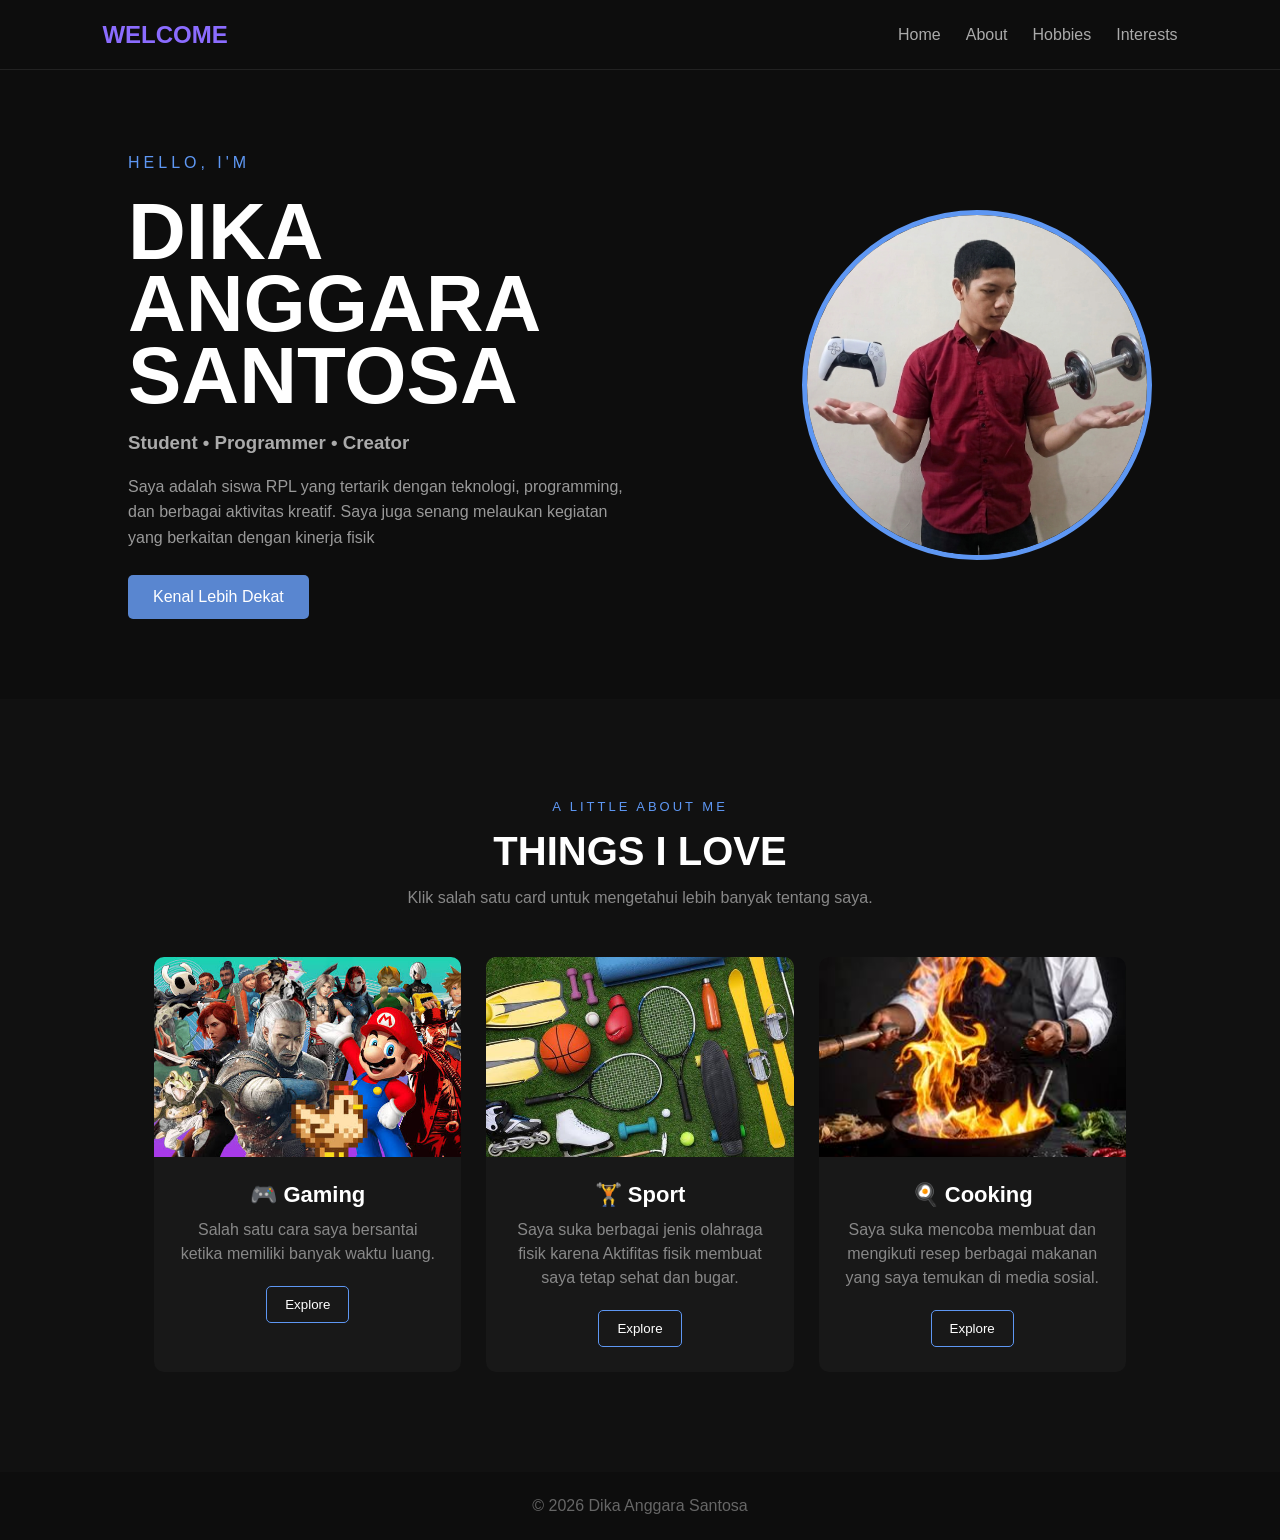
<file: index.html>
<!DOCTYPE html>
<html lang="id">
<head>
    <meta charset="UTF-8">
    <meta name="viewport" content="width=device-width, initial-scale=1.0">
    <title>Dika Anggara</title>
    <link rel="stylesheet" href="style.css">
</head>
<body>
    <!-- NAVBAR -->
    <nav>
        <h2>WELCOME</h2>
        <div class="menu">
            <a href="index.html">Home</a>
            <a href="about.html">About</a>
            <a href="hobbies.html">Hobbies</a>
            <a href="interests.html">Interests</a>
        </div>
    </nav>

    <!-- HOME -->
    <section class="home">
        <div class="home-text">
            <p>HELLO, I'M</p>
            <h1>
                DIKA<br>
                ANGGARA<br>
                SANTOSA
            </h1>
            <h3>Student • Programmer • Creator</h3>
            <p>
                Saya adalah siswa RPL yang tertarik
                dengan teknologi, programming,
                dan berbagai aktivitas kreatif.
                Saya juga senang melaukan kegiatan
                yang berkaitan dengan kinerja fisik
            </p>
            <a href="about.html" class="button">Kenal Lebih Dekat</a>
        </div>
        <div class="profile">
            <img src="gambar/foto utama.png" alt="Foto Dika">
        </div>
    </section>

    <!-- HOBBIES -->
    <section class="hobbies">
        <p class="small-title">A LITTLE ABOUT ME</p>
        <h2>THINGS I LOVE</h2>
        <p class="hobby-description">
            Klik salah satu card untuk mengetahui
            lebih banyak tentang saya.
        </p>
        <div class="hobbies-container">

            <!-- GAMING -->
            <div class="hobby-card" id="gaming">
                <div class="hobby-front">
                    <img src="gambar/game.jpeg" alt="Gaming">
                    <div class="hobby-content">
                        <h3>🎮 Gaming</h3>
                        <p>
                            Salah satu cara saya bersantai
                            ketika memiliki banyak waktu luang.
                        </p>
                        <button onclick="openHobby('gaming')">Explore</button>
                    </div>
                </div>
                <div class="hobby-detail">
                    <img src="gambar/game.jpeg" alt="Gaming">
                    <div class="detail-content">
                        <h3>🎮 GAMING</h3>
                        <p>
                            Bermain game menjadi salah satu kegiatan
                            yang saya lakukan ketika ingin bersantai
                            atau bermain dengan teman saat sedang tidak bersama.
                        </p>
                        <p>
                            Saya menikmati berbagai jenis game  
                            dan biasanya bermain ketika memiliki
                            waktu luang.
                        </p>
                        <a href="hobbies.html#gaming" class="detail-button">Lihat Semua Hobi</a>
                        <button onclick="closeHobby('gaming')">← Back</button>
                    </div>
                </div>
            </div>

            <!-- GYM -->
            <div class="hobby-card" id="gym">
                <div class="hobby-front">
                    <img src="gambar/olahraga.jpeg" alt="Gym">
                    <div class="hobby-content">
                        <h3>🏋️ Sport</h3>
                        <p>
                            Saya suka berbagai jenis olahraga fisik karena
                            Aktifitas fisik membuat saya tetap sehat dan bugar.
                        </p>
                        <button onclick="openHobby('gym')">Explore</button>
                    </div>
                </div>
                <div class="hobby-detail">
                    <img src="gambar/olahraga.jpeg" alt="Gym">
                    <div class="detail-content">
                        <h3>🏋️ Sport</h3>
                        <p>
                            Gym adalah salah satu aktivitas
                            yang saya lakukan untuk menjaga
                            tubuh tetap aktif.
                        </p>
                        <p>
                            Saya menyukai Gym karena selain olahraga, saya juga belajar
                            tentang konsistensi dan disiplin terhadap diri sendiri.
                        </p>
                        <a href="hobbies.html#gym" class="detail-button">Lihat Semua Hobi</a>
                        <button onclick="closeHobby('gym')">← Back</button>
                    </div>
                </div>
            </div>

            <!-- COOKING -->
            <div class="hobby-card" id="cooking">
                <div class="hobby-front">
                    <img src="gambar/masak.jpeg" alt="Cooking">
                    <div class="hobby-content">
                        <h3>🍳 Cooking</h3>
                        <p>
                            Saya suka mencoba membuat dan mengikuti
                             resep berbagai makanan yang saya temukan di media sosial.
                        </p>
                        <button onclick="openHobby('cooking')">Explore</button>
                    </div>
                </div>
                <div class="hobby-detail">
                    <img src="gambar/masak.jpeg" alt="Cooking">
                    <div class="detail-content">
                        <h3>🍳 COOKING</h3>
                        <p>
                            Memasak adalah salah satu kegiatan
                            yang saya nikmati ketika ingin
                            mencoba sesuatu yang baru.
                        </p>
                        <p>
                            Saya suka mencoba resep yang saya temukan
                            dan membuat makanan sederhana.
                        </p>
                        <a href="hobbies.html#cooking" class="detail-button">Lihat Semua Hobi</a>
                        <button onclick="closeHobby('cooking')">← Back</button>
                    </div>
                </div>
            </div>   
        </div>
    </section>

    <!-- FOOTER -->
    <footer>
        <p>© 2026 Dika Anggara Santosa</p>
    </footer>

    <script src="script.js"></script>
</body>
</html>
</file>
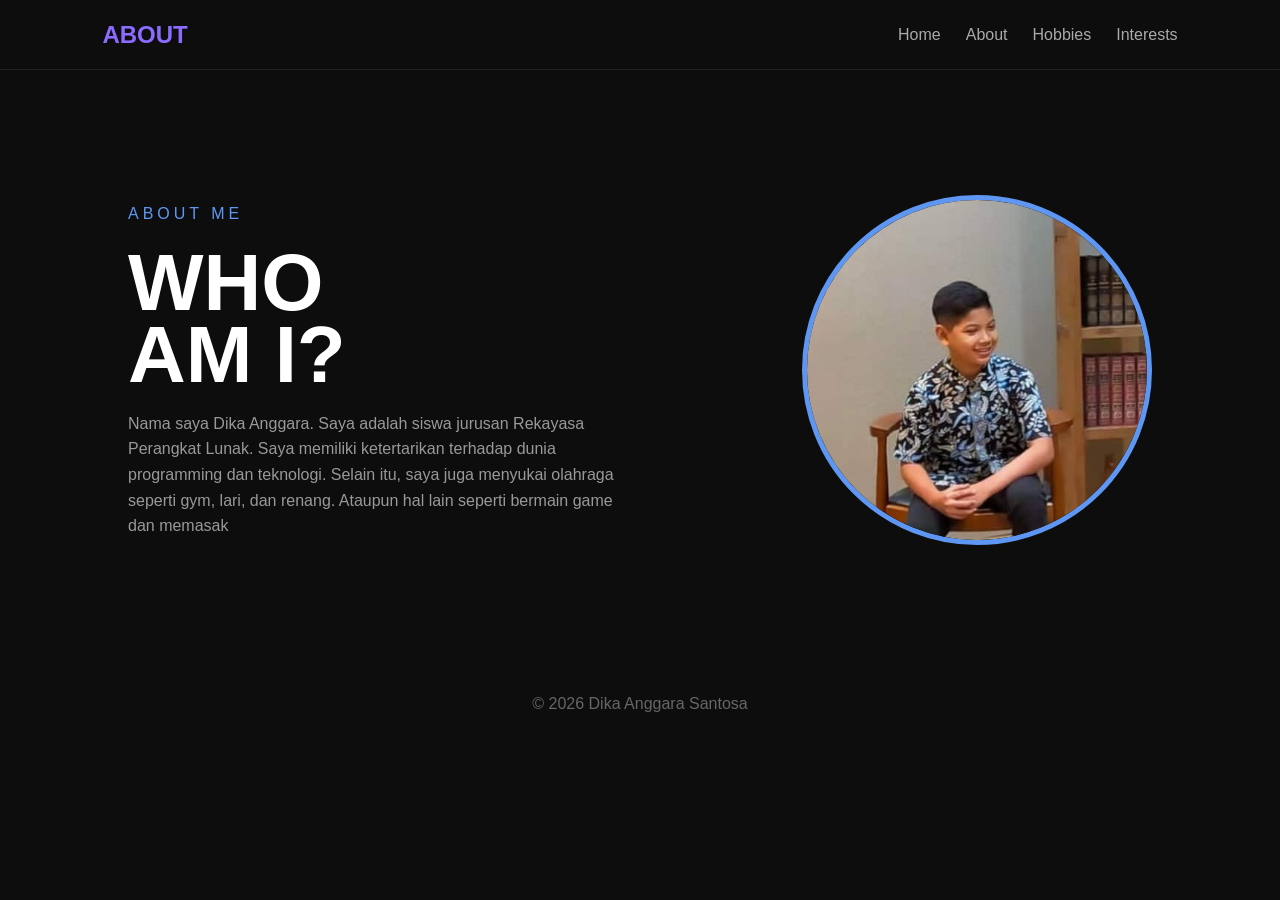
<file: about.html>
<!DOCTYPE html>
<html lang="id">
<head>
    <meta charset="UTF-8">
    <meta name="viewport" content="width=device-width, initial-scale=1.0">
    <title>About Me</title>
    <link rel="stylesheet" href="style.css">
</head>
<body>

<nav>
    <h2>ABOUT</h2>

    <div class="menu">
        <a href="index.html">Home</a>
        <a href="about.html">About</a>
        <a href="hobbies.html">Hobbies</a>
        <a href="interests.html">Interests</a>

    </div>

</nav>


<section class="home">
    <div class="home-text">

        <p>ABOUT ME</p>

        <h1>
            WHO<br>
            AM I?
        </h1>

        <p>

            Nama saya Dika Anggara.

            Saya adalah siswa jurusan
            Rekayasa Perangkat Lunak.

            Saya memiliki ketertarikan terhadap
            dunia programming dan teknologi.

            Selain itu, saya juga menyukai
            olahraga seperti gym, lari, dan renang.
            Ataupun hal lain seperti bermain game dan memasak

        </p>

    </div>

    <div class="profile">
        <img src="gambar/about.jpeg" alt="Dika">
    </div>

</section>


<footer>
    <p>© 2026 Dika Anggara Santosa</p>
</footer>

</body>
</html>
</file>
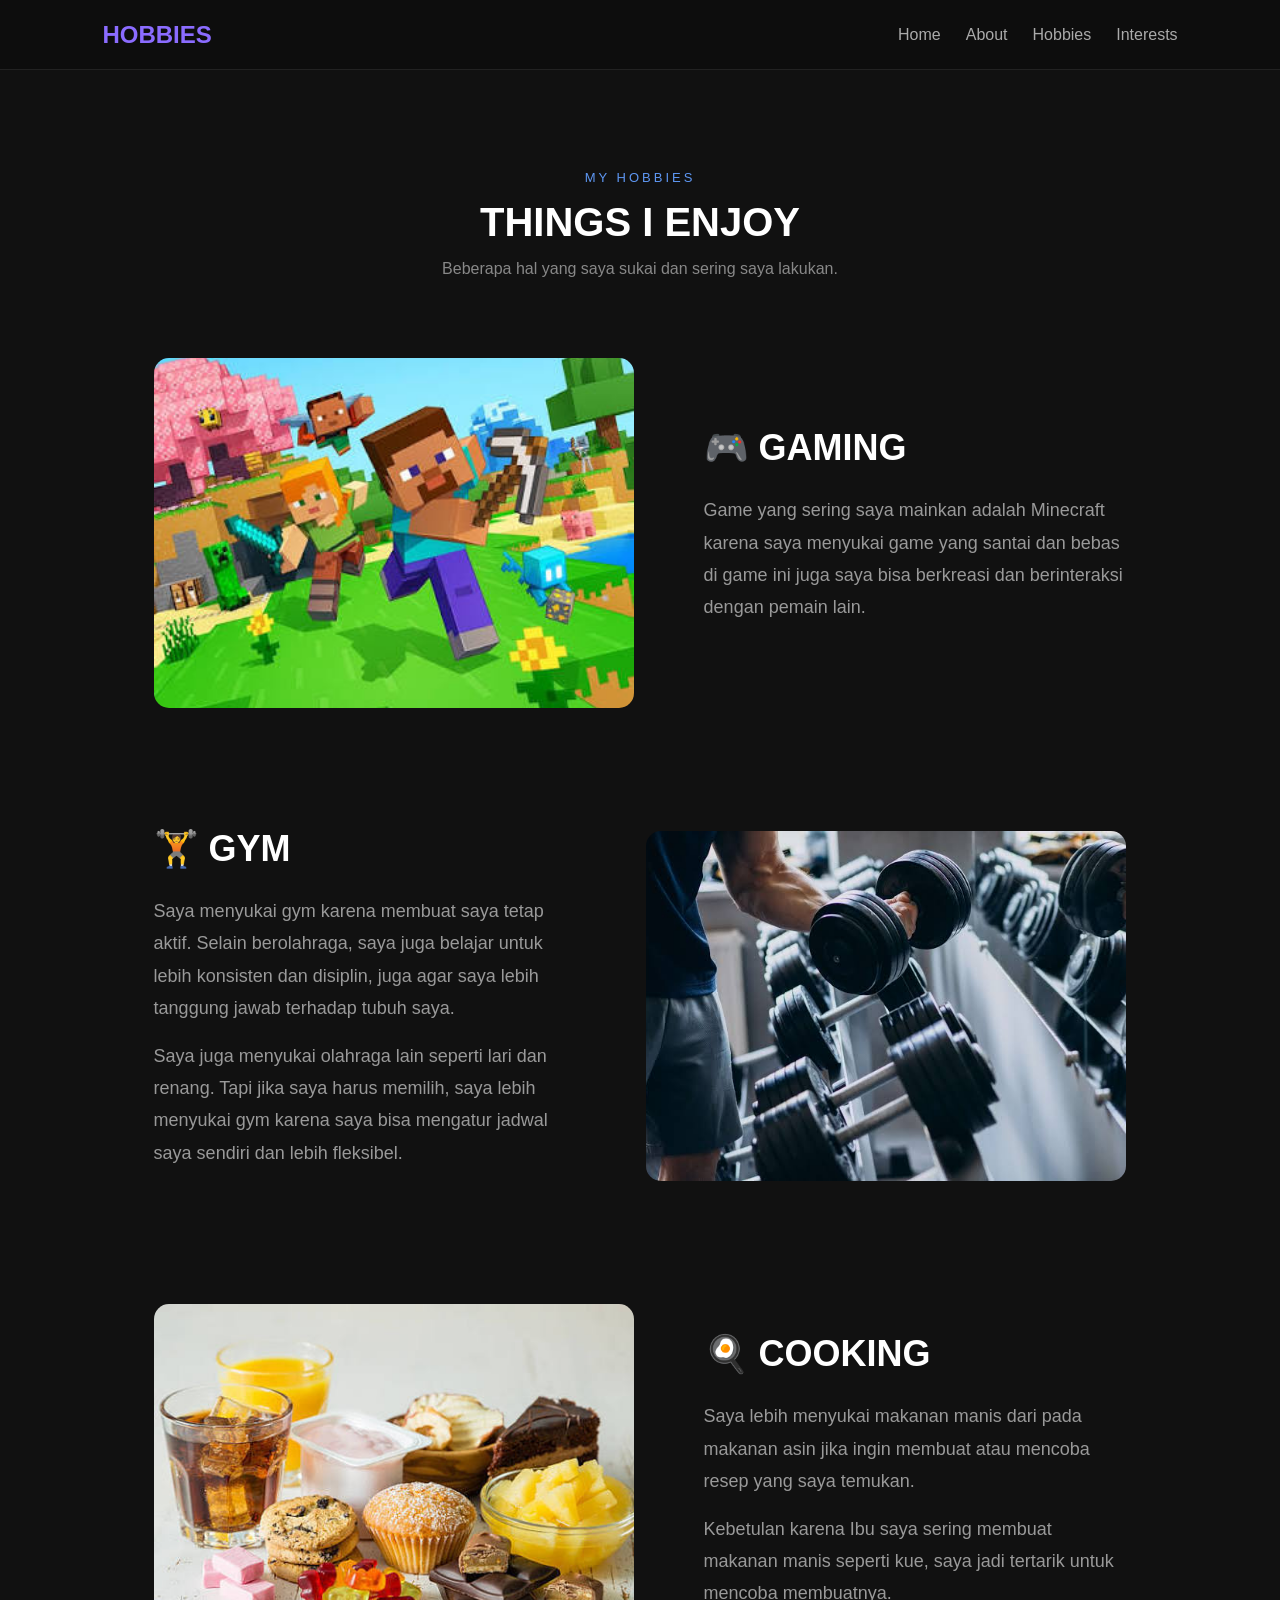
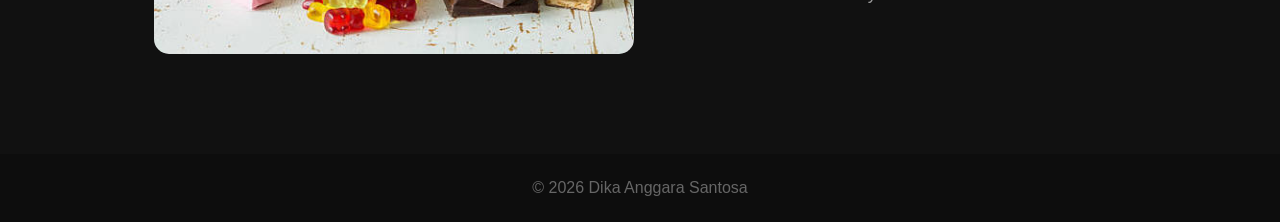
<file: hobbies.html>
<!DOCTYPE html>
<html lang="id">
<head>
    <meta charset="UTF-8">
    <meta name="viewport" content="width=device-width, initial-scale=1.0">
    <title>My Hobbies</title>
    <link rel="stylesheet" href="style.css">
</head>
<body>

<nav>
    <h2>HOBBIES</h2>

    <div class="menu">
        <a href="index.html">Home</a>
        <a href="about.html">About</a>
        <a href="hobbies.html">Hobbies</a>
        <a href="interests.html">Interests</a>
    </div>
</nav>

<section class="hobbies hobby-page">

    <p class="small-title">
        MY HOBBIES
    </p>

    <h2>
        THINGS I ENJOY
    </h2>

    <p class="hobby-description">
        Beberapa hal yang saya sukai
        dan sering saya lakukan.
    </p>

    <div class="hobbies-container">

        <!-- GAMING -->
        <div class="hobby" id="gaming">

            <img
                src="gambar/minecraft.jpeg"
                alt="Gaming">

            <div class="hobby-text">

                <h3>🎮 GAMING</h3>

                <p>
                    Game yang sering saya mainkan adalah Minecraft
                    karena saya menyukai game yang santai dan bebas 
                    di game ini juga saya bisa berkreasi dan berinteraksi
                    dengan pemain lain.
                </p>

            </div>

        </div>

        <!-- GYM -->
        <div class="hobby" id="gym">

            <img
                src="gambar/gym.jpeg"
                alt="Gym">

            <div class="hobby-text">

                <h3>🏋️ GYM</h3>

                <p>
                    Saya menyukai gym karena membuat saya
                    tetap aktif. Selain berolahraga, saya
                    juga belajar untuk lebih konsisten
                    dan disiplin, juga agar saya lebih
                    tanggung jawab terhadap tubuh saya.
                </p>
                <p>
                    Saya juga menyukai olahraga lain seperti
                    lari dan renang. Tapi jika saya harus memilih,
                    saya lebih menyukai gym karena saya bisa
                    mengatur jadwal saya sendiri dan lebih fleksibel.
                </p>

            </div>

        </div>

        <!-- COOKING -->
        <div class="hobby" id="cooking">

            <img
                src="gambar/makanan manis.jpeg"
                alt="Cooking">

            <div class="hobby-text">

                <h3>🍳 COOKING</h3>

                <p>
                    Saya lebih menyukai makanan manis dari pada makanan asin
                    jika ingin membuat atau mencoba resep yang saya temukan.
                </p>

                <P>
                    Kebetulan karena Ibu saya sering membuat makanan manis
                    seperti kue, saya jadi tertarik untuk mencoba membuatnya.
                </P>

            </div>

        </div>

    </div>

</section>

<footer>

    <p>
        © 2026 Dika Anggara Santosa
    </p>

</footer>

</body>
</html>
</file>
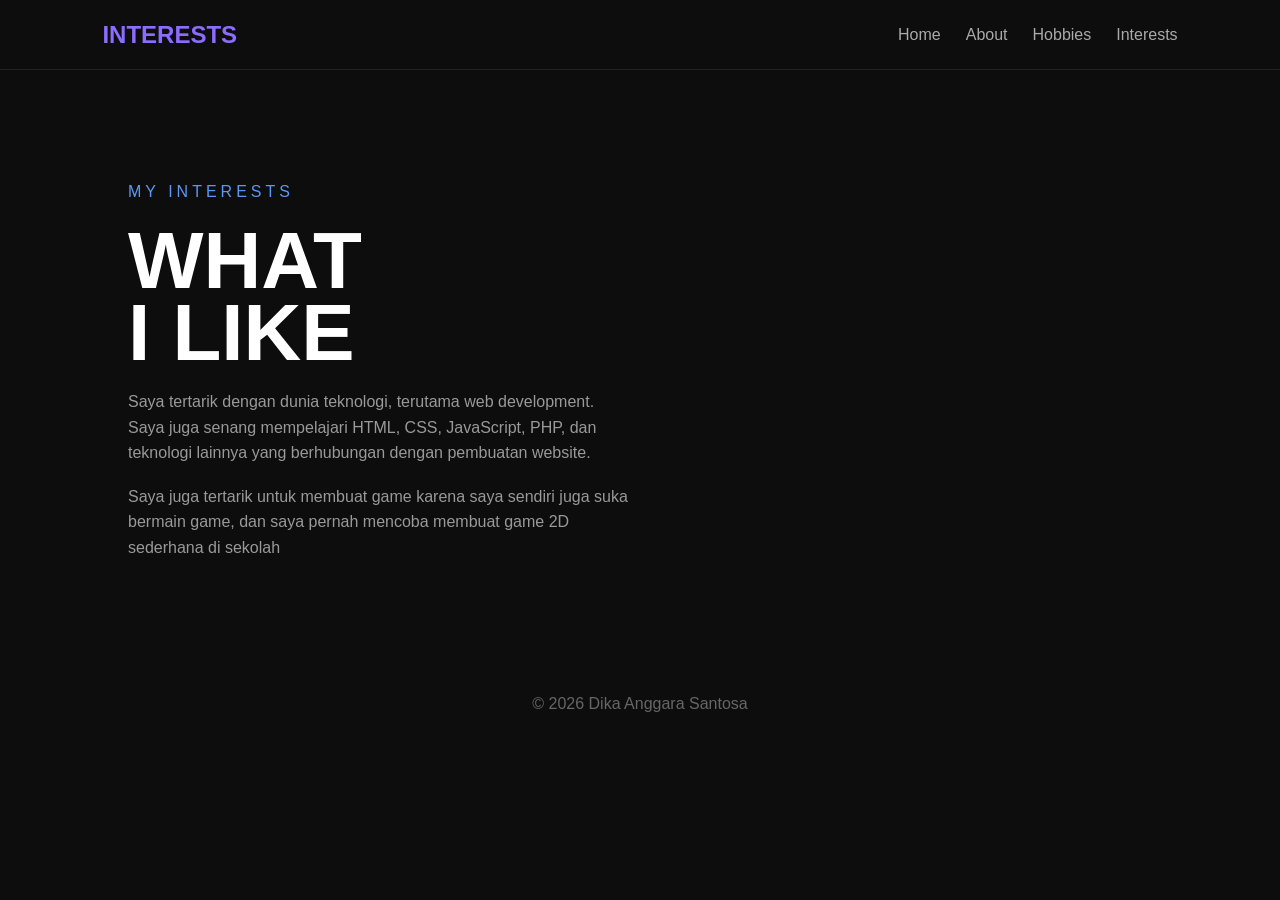
<file: interests.html>
<!DOCTYPE html>
<html lang="id">
<head>
    <meta charset="UTF-8">
    <meta name="viewport" content="width=device-width, initial-scale=1.0">
    <title>My Interests</title>
    <link rel="stylesheet" href="style.css">
</head>
<body>

<nav>

    <h2>INTERESTS</h2>

    <div class="menu">
        <a href="index.html">Home</a>
        <a href="about.html">About</a>
        <a href="hobbies.html">Hobbies</a>
        <a href="interests.html">Interests</a>
    </div>
</nav>

<section class="home">
    <div class="home-text">

        <p>MY INTERESTS</p>

        <h1>
            WHAT<br>
            I LIKE
        </h1>

        <p>

            Saya tertarik dengan dunia teknologi,
            terutama web development.

            Saya juga senang mempelajari HTML,
            CSS, JavaScript, PHP, dan teknologi
            lainnya yang berhubungan dengan
            pembuatan website.

        </p>
        <br>
        <P>
            Saya juga tertarik untuk membuat game
            karena saya sendiri juga suka bermain
            game, dan saya pernah mencoba membuat
            game 2D sederhana di sekolah
        </P>

    </div>
</section>

<footer>
    <p>© 2026 Dika Anggara Santosa</p>
</footer>

</body>
</html>
</file>
<file: style.css>
/* DASAR */
* {
    margin: 0;
    padding: 0;
    box-sizing: border-box;
}

html {
    scroll-behavior: smooth;
}

body {
    font-family: Arial, sans-serif;
    background-color: #0d0d0d;
    color: white;
    animation: pageFade 0.7s ease;
    overflow-x: hidden;
}

/* NAVBAR */
nav {
    height: 70px;
    display: flex;
    justify-content: space-between;
    align-items: center;
    padding: 0 8%;
    border-bottom: 1px solid #222;
}

nav h2 {
    color: #8b6cff;
}

.menu {
    display: flex;
    gap: 25px;
}

.menu a {
    color: #aaa;
    text-decoration: none;
    transition: 0.3s;
}

.menu a:hover {
    color: white;
}

/* HOME */
.home {
    min-height: 600px;
    display: flex;
    align-items: center;
    justify-content: space-between;
    padding: 80px 10%;
}

.home-text {
    width: 50%;
}

.home-text p:first-child {
    color: #5e97f3;
    letter-spacing: 4px;
}

.home h1 {
    font-size: 80px;
    line-height: 0.9;
    margin: 20px 0;
}

.home h3 {
    color: #aaa;
    margin-bottom: 20px;
}

.home-text p {
    color: #999;
    line-height: 1.6;
    max-width: 500px;
}

/* TOMBOL */
.button {
    display: inline-block;
    margin-top: 25px;
    padding: 13px 25px;
    background-color: #5986d0;
    color: white;
    text-decoration: none;
    border-radius: 5px;
    transition: 0.3s;
}

.button:hover {
    background-color: #5e97f3;
    transform: translateY(-4px);
    box-shadow: 0 8px 15px rgba(89, 134, 208, 0.3);
}

/* FOTO */
.profile {
    width: 350px;
    height: 350px;
    border-radius: 50%;
    overflow: hidden;
    border: 5px solid #5e97f3;
}

.profile img {
    width: 100%;
    height: 100%;
    object-fit: cover;
}

/* HOBBIES */
.hobbies {
    padding: 100px 10%;
    text-align: center;
    background-color: #111;
}

.small-title {
    color: #5e97f3;
    letter-spacing: 3px;
    font-size: 13px;
}

.hobbies h2 {
    margin-top: 15px;
    font-size: 40px;
}

.hobby-description {
    color: #888;
    margin-top: 15px;
}

/* CARD HOBBY DI HOME */
.hobbies-container {
    display: flex;
    justify-content: center;
    gap: 25px;
    margin-top: 50px;
}

.hobby-card {
    width: 30%;
    background-color: #181818;
    border-radius: 10px;
    overflow: hidden;
    cursor: pointer;
    transition: 0.3s;
}

.hobby-card:hover {
    transform: translateY(-8px);
    box-shadow: 0 10px 25px rgba(0, 0, 0, 0.4);
}

.hobby-card img {
    width: 100%;
    height: 200px;
    object-fit: cover;
    display: block;
}

.hobby-content {
    padding: 25px;
}

.hobby-content h3 {
    font-size: 22px;
}

.hobby-content p {
    color: #888;
    line-height: 1.5;
    margin-top: 10px;
}

.hobby-content button {
    margin-top: 20px;
    padding: 10px 18px;
    background-color: transparent;
    border: 1px solid #5e97f3;
    color: white;
    border-radius: 5px;
    cursor: pointer;
    transition: 0.3s;
}

.hobby-content button:hover {
    background-color: #5e97f3;
    transform: translateY(-3px);
}

/* HOBBY PAGE */

.hobby-page {
    padding: 100px 12%;
}

.hobby-page .hobbies-container {
    display: flex;
    flex-direction: column;
    gap: 120px;
    margin-top: 80px;
}

.hobby-page .hobby {
    width: 100%;
    max-width: 1100px;
    margin: 0 auto;
    display: flex;
    align-items: center;
    gap: 70px;
    scroll-margin-top: 90px;
}

.hobby-page .hobby img {
    width: 480px;
    height: 350px;
    object-fit: cover;
    display: block;
    flex-shrink: 0;
    border-radius: 15px;
}

.hobby-page .hobby-text {
    flex: 1;
    text-align: left;
}

.hobby-page .hobby-text h3 {
    font-size: 36px;
    margin-bottom: 25px;
}

.hobby-page .hobby-text p {
    color: #999;
    font-size: 18px;
    line-height: 1.8;
    margin-bottom: 15px;
}

.hobby-page .hobby:nth-child(even) {
    flex-direction: row-reverse;
}

/* HOBBY DETAIL DI HOME */
.hobby-detail {
    display: none;
}

.hobby-detail img {
    width: 100%;
    height: 100px;
    object-fit: cover;
    display: block;
}

.detail-content {
    padding: 25px;
    text-align: left;
}

.hobby-detail h3 {
    font-size: 25px;
    color: #5e97f3;
    margin-bottom: 15px;
}

.hobby-detail p {
    color: #999;
    line-height: 1.7;
    margin-bottom: 12px;
}

/* DETAIL BUTTON */
.detail-button {
    display: inline-block;
    margin-top: 15px;
    margin-right: 10px;
    padding: 10px 18px;
    background-color: #5e97f3;
    color: white;
    text-decoration: none;
    border-radius: 5px;
    transition: 0.3s;
}

.detail-button:hover {
    background-color: #5986d0;
    transform: translateY(-3px);
}

/* BACK BUTTON */
.hobby-detail button {
    margin-top: 15px;
    padding: 10px 18px;
    background-color: transparent;
    border: 1px solid #5e97f3;
    color: white;
    border-radius: 5px;
    cursor: pointer;
    transition: 0.3s;
}

.hobby-detail button:hover {
    background-color: #5e97f3;
    transform: translateY(-3px);
}

/* CARD SAAT DIBUKA */
.hobby-card.active .hobby-front {
    display: none;
}

.hobby-card.active .hobby-detail {
    display: block;
    animation: openCard 0.4s ease;
}

/* ANIMASI */
@keyframes openCard {
    from {
        opacity: 0;
        transform: translateY(15px);
    }

    to {
        opacity: 1;
        transform: translateY(0);
    }
}

@keyframes pageFade {
    from {
        opacity: 0;
        transform: translateY(10px);
    }

    to {
        opacity: 1;
        transform: translateY(0);
    }
}

/* FOOTER */
footer {
    text-align: center;
    padding: 25px;
    color: #666;
}

/* MOBILE */

@media (max-width: 768px) {

    .menu {
        display: none;
    }

    .home {
        flex-direction: column;
        text-align: center;
        gap: 50px;
    }

    .home-text {
        width: 100%;
    }

    .home h1 {
        font-size: 60px;
    }

    .profile {
        width: 250px;
        height: 250px;
    }

    .hobby-page {
        padding: 70px 7%;
    }

    .hobby-page .hobbies-container {
        gap: 80px;
        margin-top: 50px;
    }

    .hobby-page .hobby {
        flex-direction: column;
        gap: 30px;
        align-items: flex-start;
    }

    .hobby-page .hobby:nth-child(even) {
        flex-direction: column;
    }

    .hobby-page .hobby img {
        width: 100%;
        height: 280px;
    }

    .hobby-page .hobby-text {
        width: 100%;
    }

    .hobby-page .hobby-text h3 {
        font-size: 30px;
    }

    .hobby-page .hobby-text p {
        font-size: 16px;
    }
}
</file>
